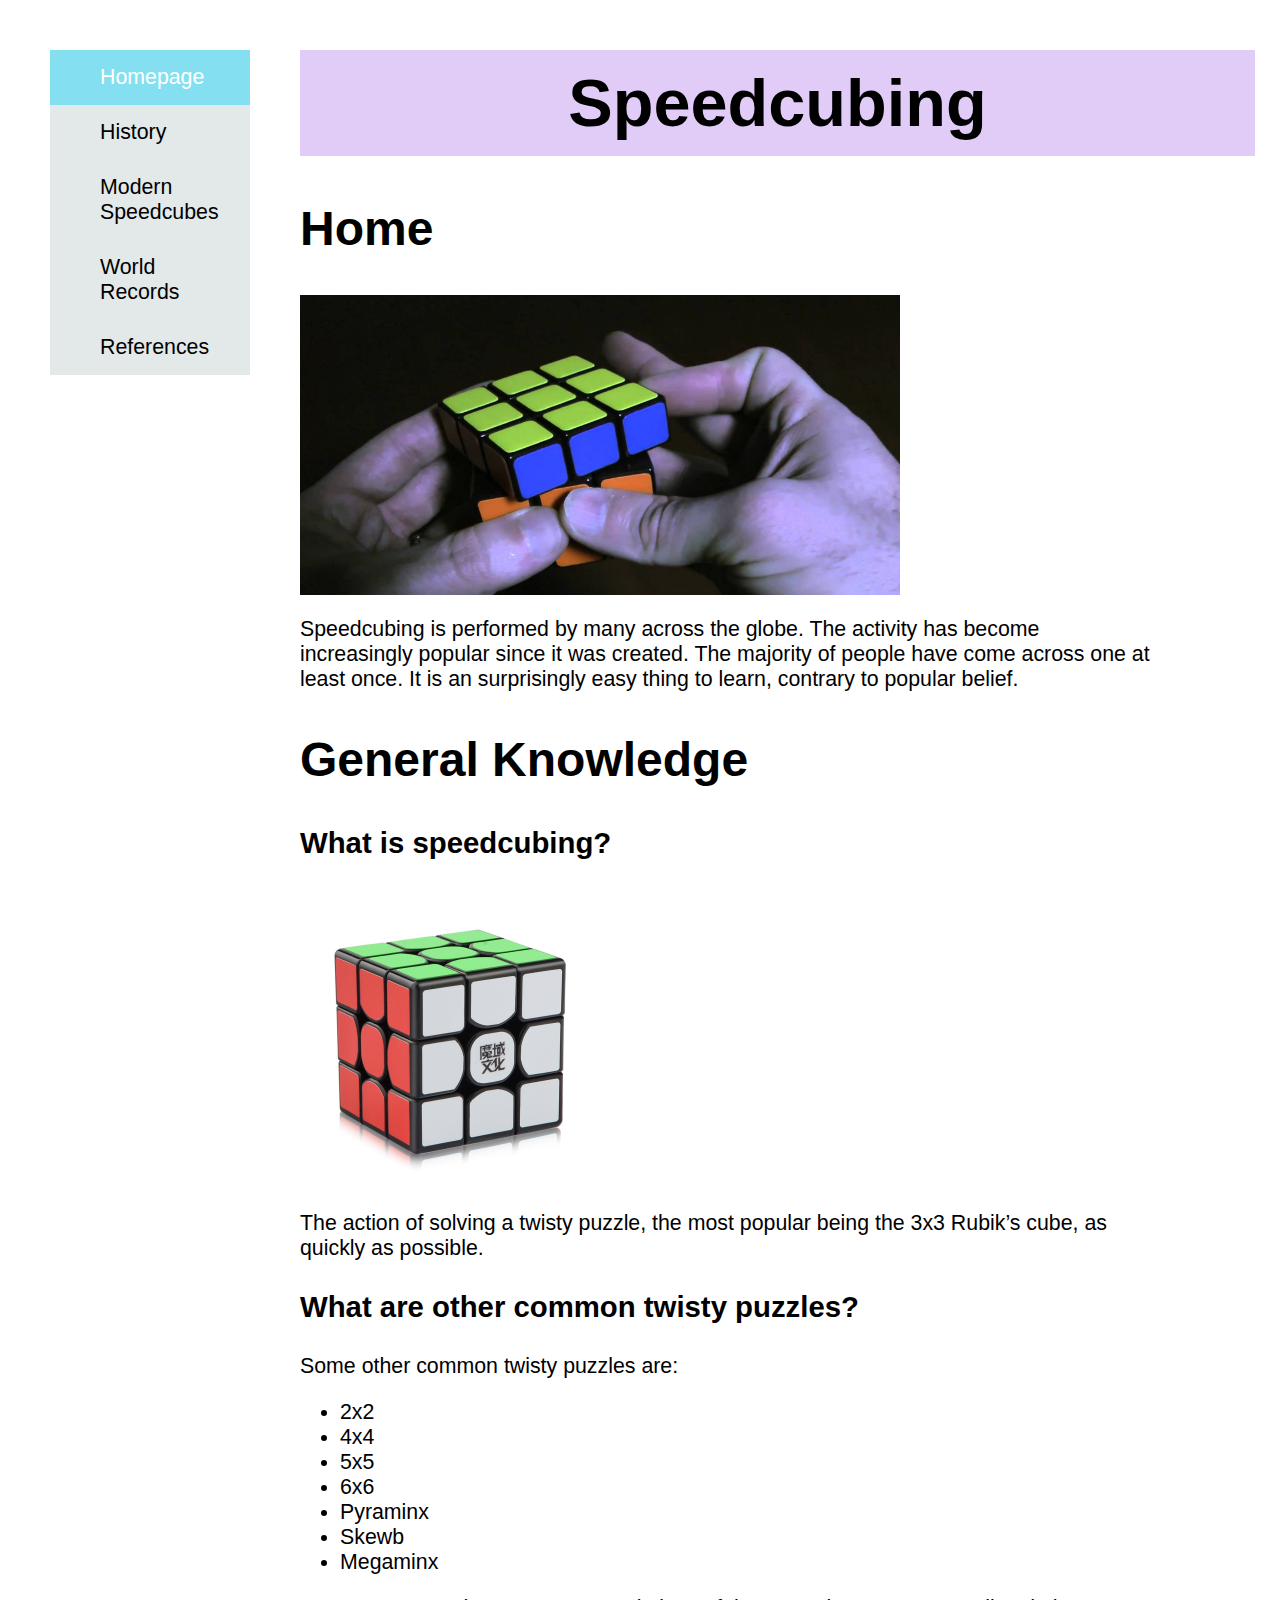
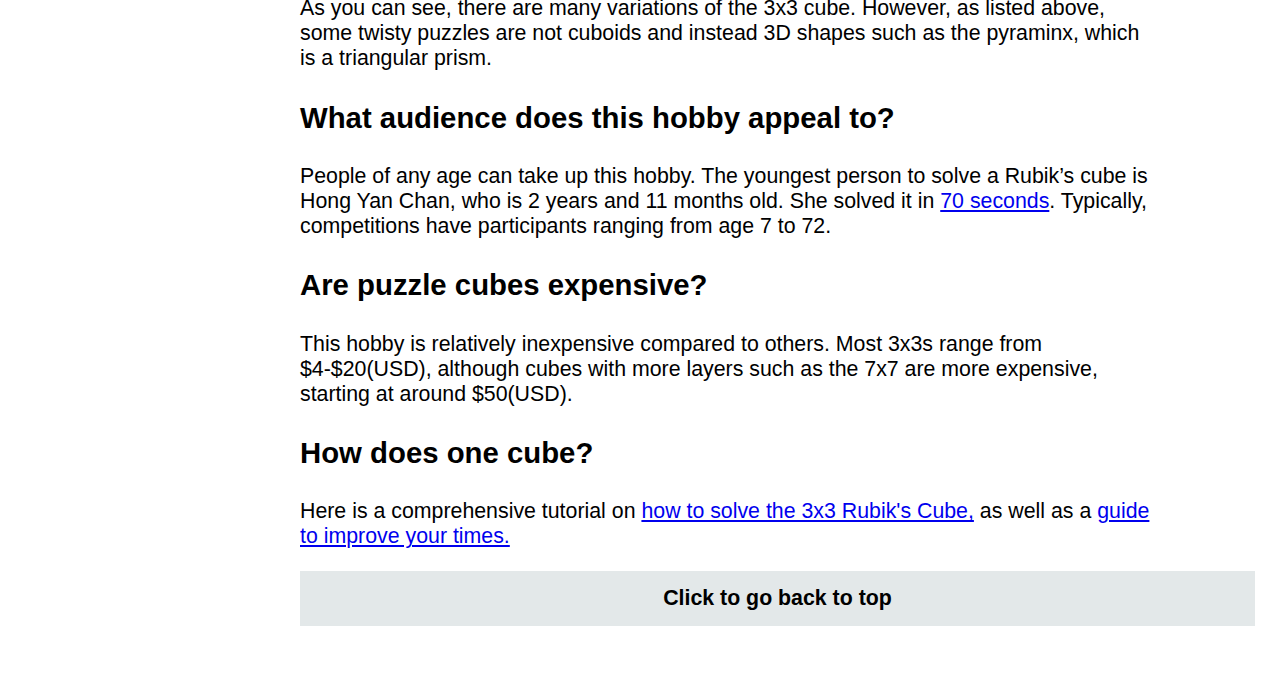
<file: index.html>
<!-- Comments are shown as this -->
<!DOCTYPE html>
<html lang="en">
	<head>
		<meta charset= "UTF-8">
		<title>The World of Speedcubing</title>
		<link href="website.css" rel="stylesheet" type="text/css">
	</head>
	<body class="background1">
		<ul class="navigation">
			<li><a href="index.html" class="active">Homepage</a></li>
			<li><a href="history.html" class="button">History</a></li>
			<li><a href="modern.html" class="button">Modern Speedcubes</a></li>
			<li><a href="records.html" class="button">World Records</a></li>
			<li><a href="references.html" class="button">References</a></li>
		</ul>
		<!-- Navigation between pages (internal links) -->
		<div class="margin">
		<h1 id="topic">Speedcubing</h1>
		<div class="box">
		<h2 class="heading">Home</h2>
		</div>
		<img class="img1" src="images/speedcubing.jpg" alt="image cannot be displayed at the moment.">
		<div class="box">
		<p class="text">Speedcubing is performed by many across the globe. The activity has become increasingly popular since it was created. The majority of people have come across one at least once. It is an surprisingly easy thing to learn, contrary to popular belief.</p>
		<h2 class="heading">General Knowledge</h2>
		<h3 class="question">What is speedcubing?</h3>
		</div>
		<img class="img2" src="images/moyucube.jpg" alt="image cannot be displayed at the moment.">
		<div class="box">
		<p class="text">The action of solving a twisty puzzle, the most popular being the 3x3 Rubik’s cube, as quickly as possible.</p>
		<h3 class="question">What are other common twisty puzzles?</h3>
		<p class="text">Some other common twisty puzzles are:</p>
		<ul>
			<li class="text">2x2</li>
			<li class="text">4x4</li>
			<li class="text">5x5</li>
			<li class="text">6x6</li>
			<li class="text">Pyraminx</li>
			<li class="text">Skewb</li>
			<li class="text">Megaminx</li>
		</ul>
		<p class="text">As you can see, there are many variations of the 3x3 cube. However, as listed above, some twisty puzzles are not cuboids and instead 3D shapes such as the pyraminx, which is a triangular prism.</p>
		<h3 class="question">What audience does this hobby appeal to?</h3>
		<p class="text">People of any age can take up this hobby. The youngest person to solve a Rubik’s cube is Hong Yan Chan, who is 2 years and 11 months old. She solved it in <a href="https://www.youtube.com/watch?v=Slzg2zIPVG8" target="_blank">70 seconds</a>. Typically, competitions have participants ranging from age 7 to 72.</p>
		<h3 class="question">Are puzzle cubes expensive?</h3>
		<p class="text">This hobby is relatively inexpensive compared to others. Most 3x3s range from $4-$20(USD), although cubes with more layers such as the 7x7 are more expensive, starting at around $50(USD).</p>
		<h3 class="question">How does one cube?</h3>
		<p class="text">Here is a comprehensive tutorial on <a href="https://www.youtube.com/playlist?list=PL5SqK_yRXHpAukyOo_V0yCGdnagrxLBEm" target="_blank">how to solve the 3x3 Rubik's Cube,</a> as well as a <a href="https://www.youtube.com/playlist?list=PL5SqK_yRXHpArHuEpF6w8Xloa6IgOZTyu" target="_blank">guide to improve your times.</a></p>
		</div>
		<p id="topbutton"><a href="index.html" id="top">Click to go back to top</a></p>
		</div>
	</body>
</html>
</file>
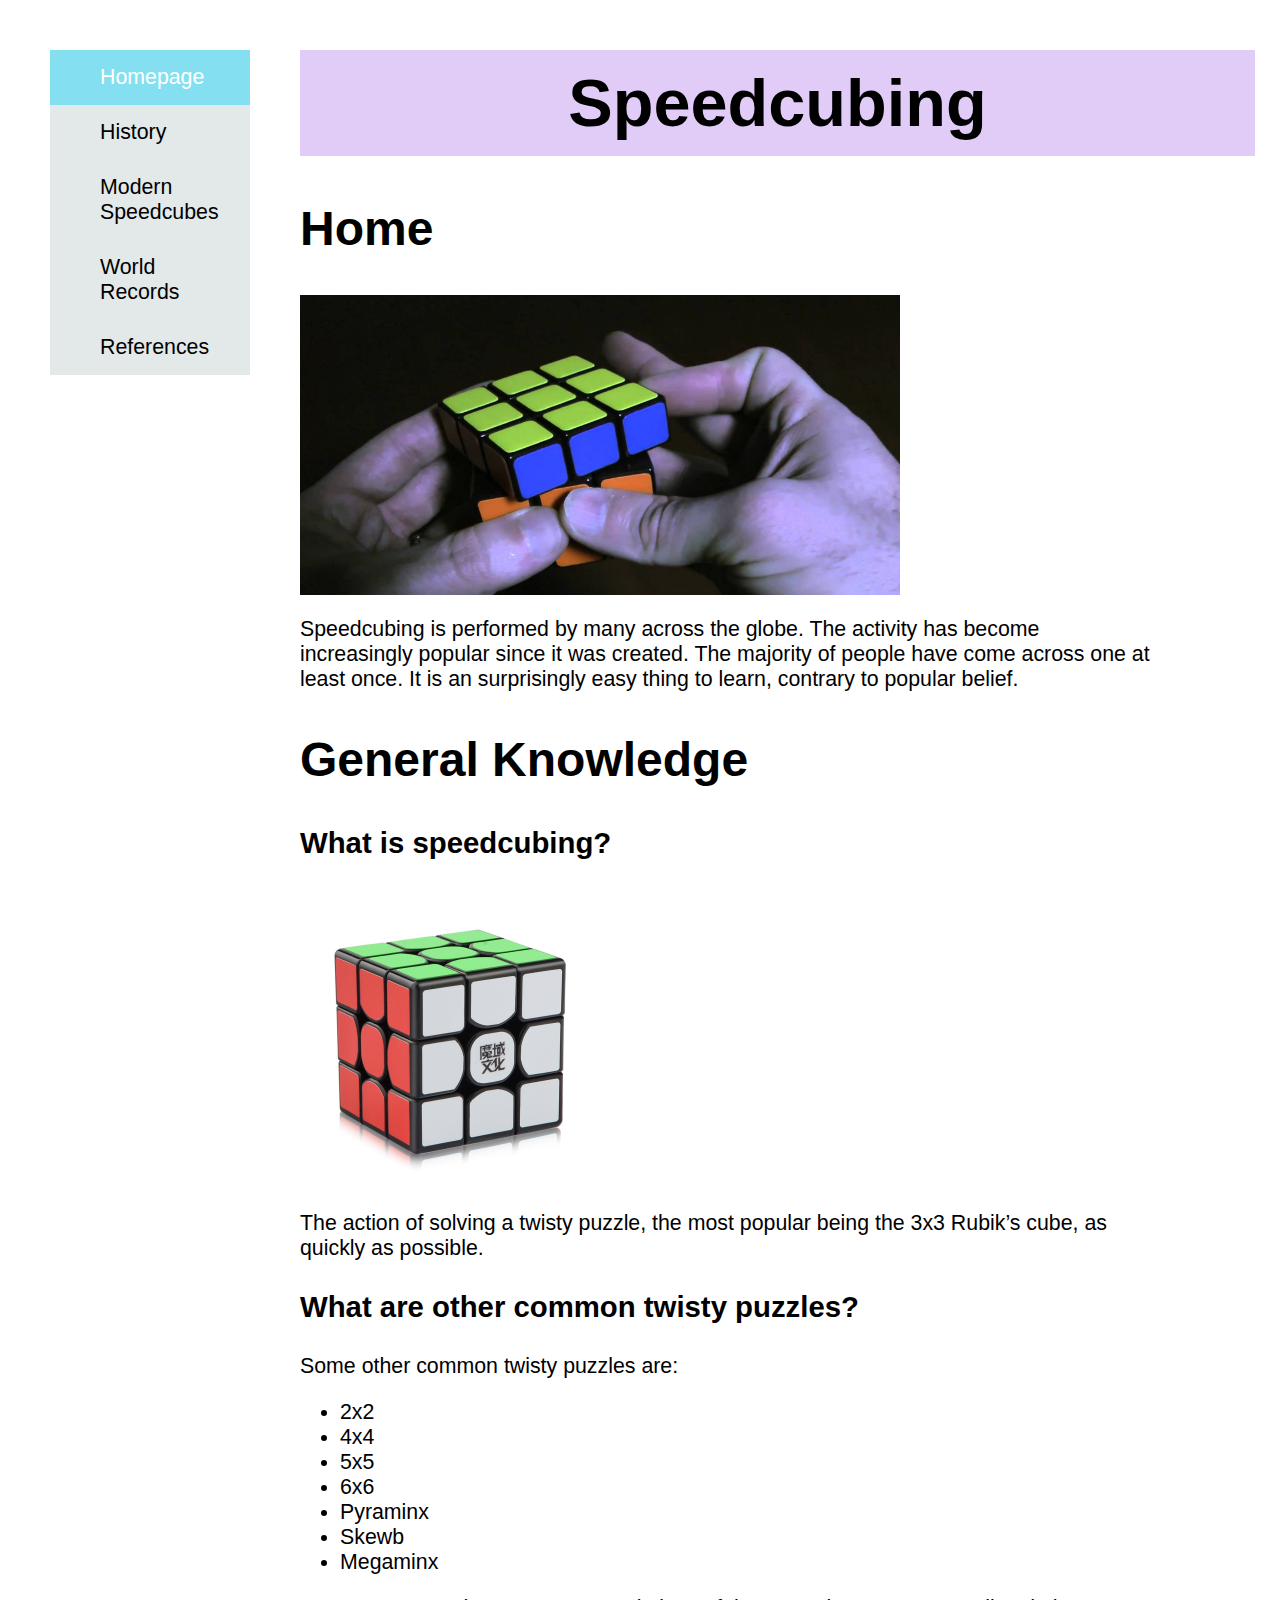
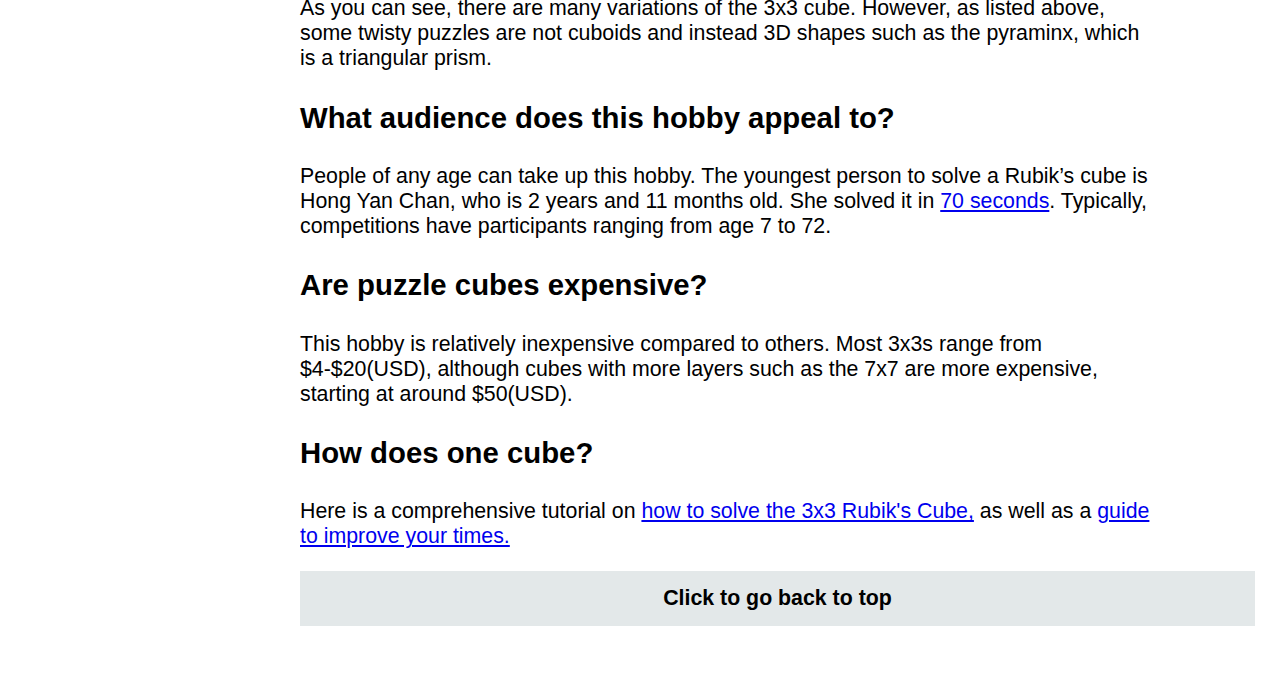
<file: Index.html>
<!-- Comments are shown as this -->
<!DOCTYPE html>
<html lang="en">
	<head>
		<meta charset= "UTF-8">
		<title>The World of Speedcubing</title>
		<link href="website.css" rel="stylesheet" type="text/css">
	</head>
	<body class="background1">
		<ul class="navigation">
			<li><a href="Index.html" class="active">Homepage</a></li>
			<li><a href="History.html" class="button">History</a></li>
			<li><a href="Modern.html" class="button">Modern Speedcubes</a></li>
			<li><a href="Records.html" class="button">World Records</a></li>
			<li><a href="References.html" class="button">References</a></li>
		</ul>
		<!-- Navigation between pages (internal links) -->
		<div class="margin">
		<h1 id="topic">Speedcubing</h1>
		<div class="box">
		<h2 class="heading">Home</h2>
		</div>
		<img class="img1" src="images/speedcubing.jpg" alt="image cannot be displayed at the moment.">
		<div class="box">
		<p class="text">Speedcubing is performed by many across the globe. The activity has become increasingly popular since it was created. The majority of people have come across one at least once. It is an surprisingly easy thing to learn, contrary to popular belief.</p>
		<h2 class="heading">General Knowledge</h2>
		<h3 class="question">What is speedcubing?</h3>
		</div>
		<img class="img2" src="images/moyucube.jpg" alt="image cannot be displayed at the moment.">
		<div class="box">
		<p class="text">The action of solving a twisty puzzle, the most popular being the 3x3 Rubik’s cube, as quickly as possible.</p>
		<h3 class="question">What are other common twisty puzzles?</h3>
		<p class="text">Some other common twisty puzzles are:</p>
		<ul>
			<li class="text">2x2</li>
			<li class="text">4x4</li>
			<li class="text">5x5</li>
			<li class="text">6x6</li>
			<li class="text">Pyraminx</li>
			<li class="text">Skewb</li>
			<li class="text">Megaminx</li>
		</ul>
		<p class="text">As you can see, there are many variations of the 3x3 cube. However, as listed above, some twisty puzzles are not cuboids and instead 3D shapes such as the pyraminx, which is a triangular prism.</p>
		<h3 class="question">What audience does this hobby appeal to?</h3>
		<p class="text">People of any age can take up this hobby. The youngest person to solve a Rubik’s cube is Hong Yan Chan, who is 2 years and 11 months old. She solved it in <a href="https://www.youtube.com/watch?v=Slzg2zIPVG8" target="_blank">70 seconds</a>. Typically, competitions have participants ranging from age 7 to 72.</p>
		<h3 class="question">Are puzzle cubes expensive?</h3>
		<p class="text">This hobby is relatively inexpensive compared to others. Most 3x3s range from $4-$20(USD), although cubes with more layers such as the 7x7 are more expensive, starting at around $50(USD).</p>
		<h3 class="question">How does one cube?</h3>
		<p class="text">Here is a comprehensive tutorial on <a href="https://www.youtube.com/playlist?list=PL5SqK_yRXHpAukyOo_V0yCGdnagrxLBEm" target="_blank">how to solve the 3x3 Rubik's Cube,</a> as well as a <a href="https://www.youtube.com/playlist?list=PL5SqK_yRXHpArHuEpF6w8Xloa6IgOZTyu" target="_blank">guide to improve your times.</a></p>
		</div>
		<p id="topbutton"><a href="Homepage.html" id="top">Click to go back to top</a></p>
		</div>
	</body>
</html>
</file>
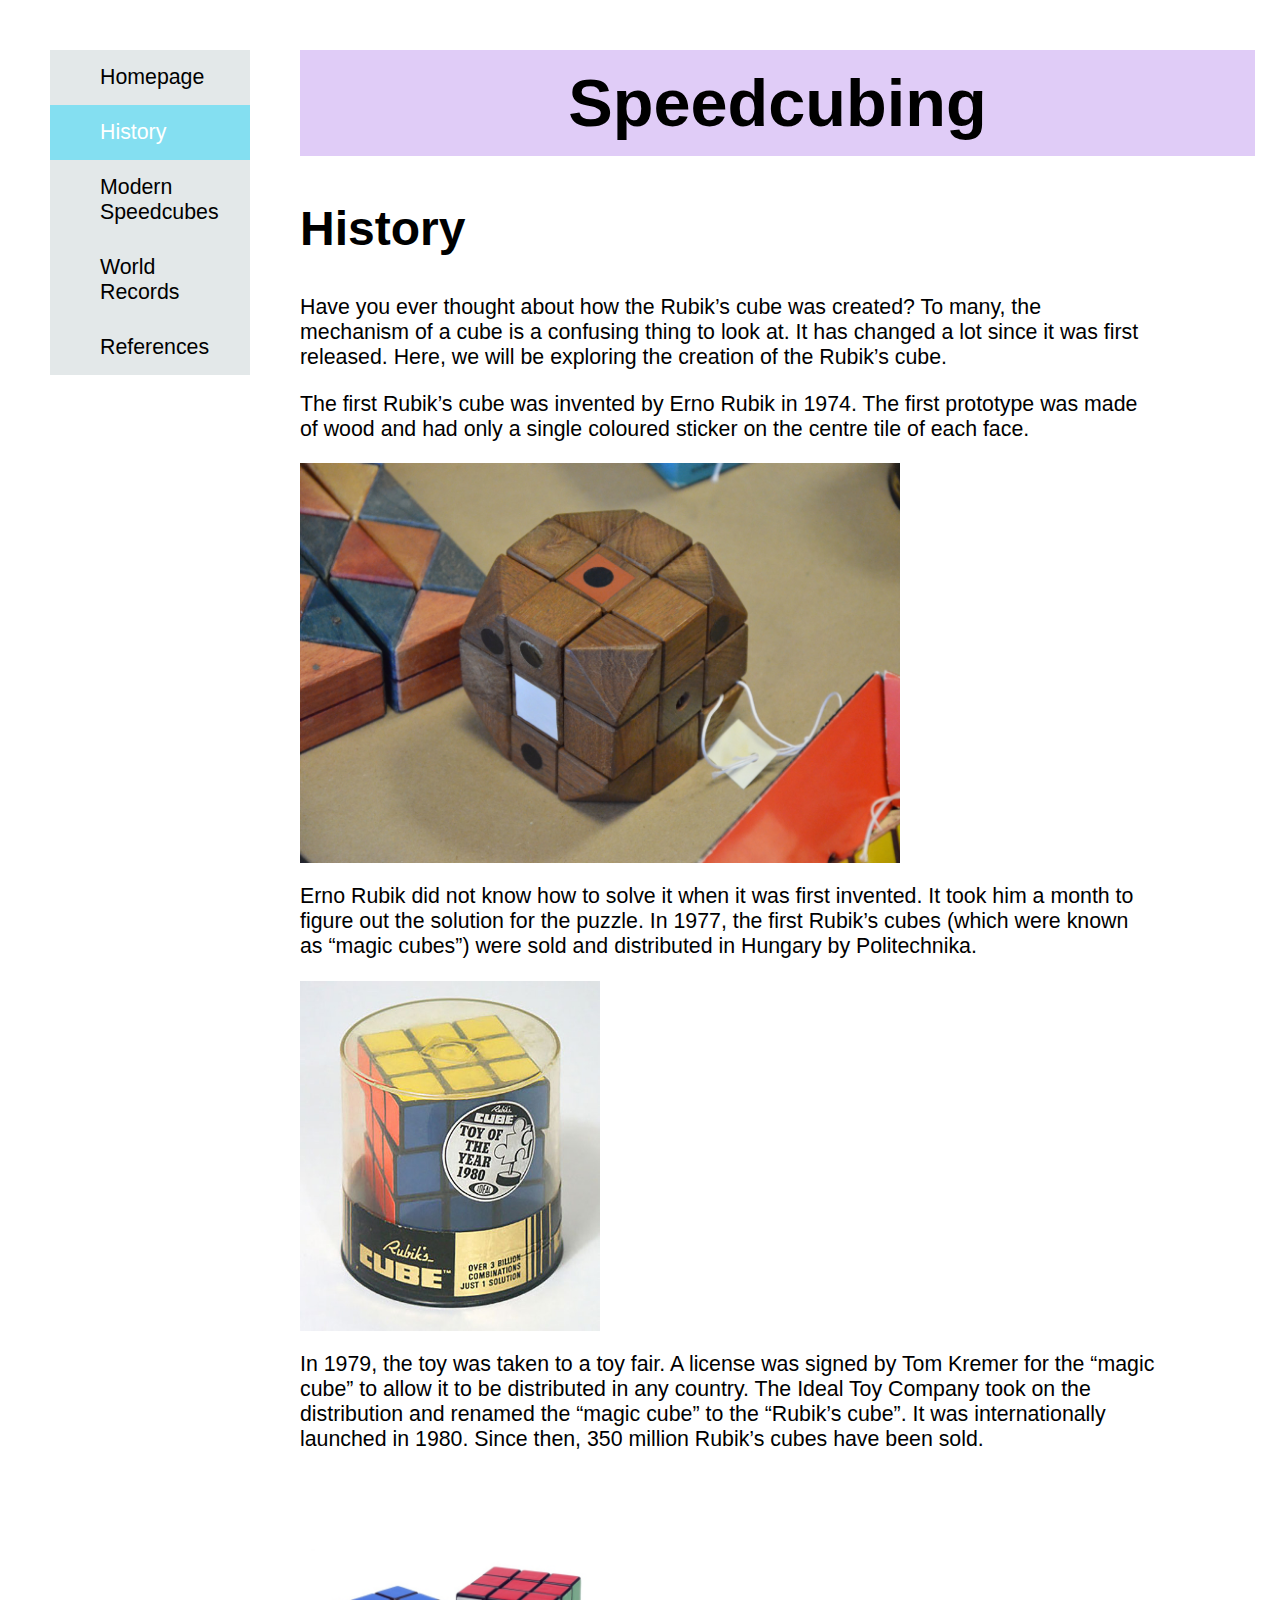
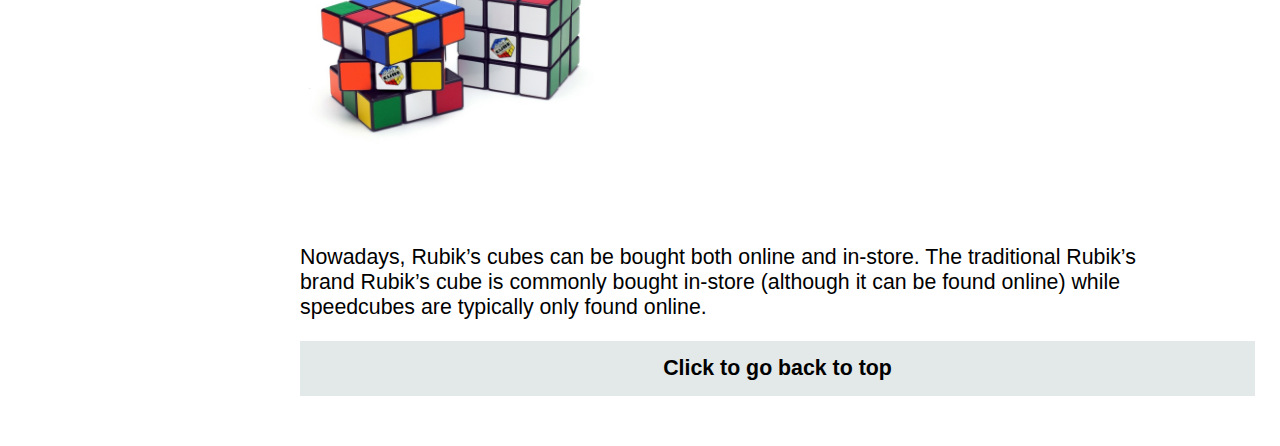
<file: history.html>
<!-- Comments are shown as this -->
<!DOCTYPE html>
<html lang="en">
	<head>
		<meta charset= "UTF-8">
		<title>The World of Speedcubing</title>
		<link href="website.css" rel="stylesheet" type="text/css">
	</head>
	<body class="background1">
		<ul class="navigation">
			<li><a href="index.html" class="button">Homepage</a></li>
			<li><a href="history.html" class="active">History</a></li>
			<li><a href="modern.html" class="button">Modern Speedcubes</a></li>
			<li><a href="records.html" class="button">World Records</a></li>
			<li><a href="references.html" class="button">References</a></li>
		</ul>
		<!-- Navigation between pages (internal links) -->
		<div class="margin">
		<h1 id="topic">Speedcubing</h1>
		<div class="box">
		<h2 class="heading">History</h2>
		<p class="text">Have you ever thought about how the Rubik’s cube was created? To many, the mechanism of a cube is a confusing thing to look at. It has changed a lot since it was first released. Here, we will be exploring the creation of the Rubik’s cube.</p>
		<p class="text">The first Rubik’s cube was invented by Erno Rubik in 1974. The first prototype was made of wood and had only a single coloured sticker on the centre tile of each face.</p>
		<img class="img3" src="images/ernorubik.jpg" alt="This image cannot be displayed at the moment.">
		<p class="text">Erno Rubik did not know how to solve it when it was first invented. It took him a month to figure out the solution for the puzzle. In 1977, the first Rubik’s cubes (which were known as &ldquo;magic cubes&rdquo;) were sold and distributed in Hungary by Politechnika.</p>
		<img class="img4" src="images/firstcube.jpg" alt="This image cannot be displayed at the moment.">
		<p class="text">In 1979, the toy was taken to a toy fair. A license was signed by Tom Kremer for the &ldquo;magic cube&rdquo; to allow it to be distributed in any country. The Ideal Toy Company took on the distribution and renamed the &ldquo;magic cube&rdquo; to the &ldquo;Rubik’s cube&rdquo;. It was internationally launched in 1980. Since then, 350 million Rubik’s cubes have been sold.</p>
		<img class="img4" src="images/rubikscube.jpg" alt="This image cannot be displayed at the moment.">
		<p class="text">Nowadays, Rubik’s cubes can be bought both online and in-store. The traditional Rubik’s brand Rubik’s cube is commonly bought in-store (although it can be found online) while speedcubes are typically only found online.</p>
		</div>
		<p id="topbutton"><a href="history.html" id="top">Click to go back to top</a></p>
		</div>
	</body>
</html>
</file>
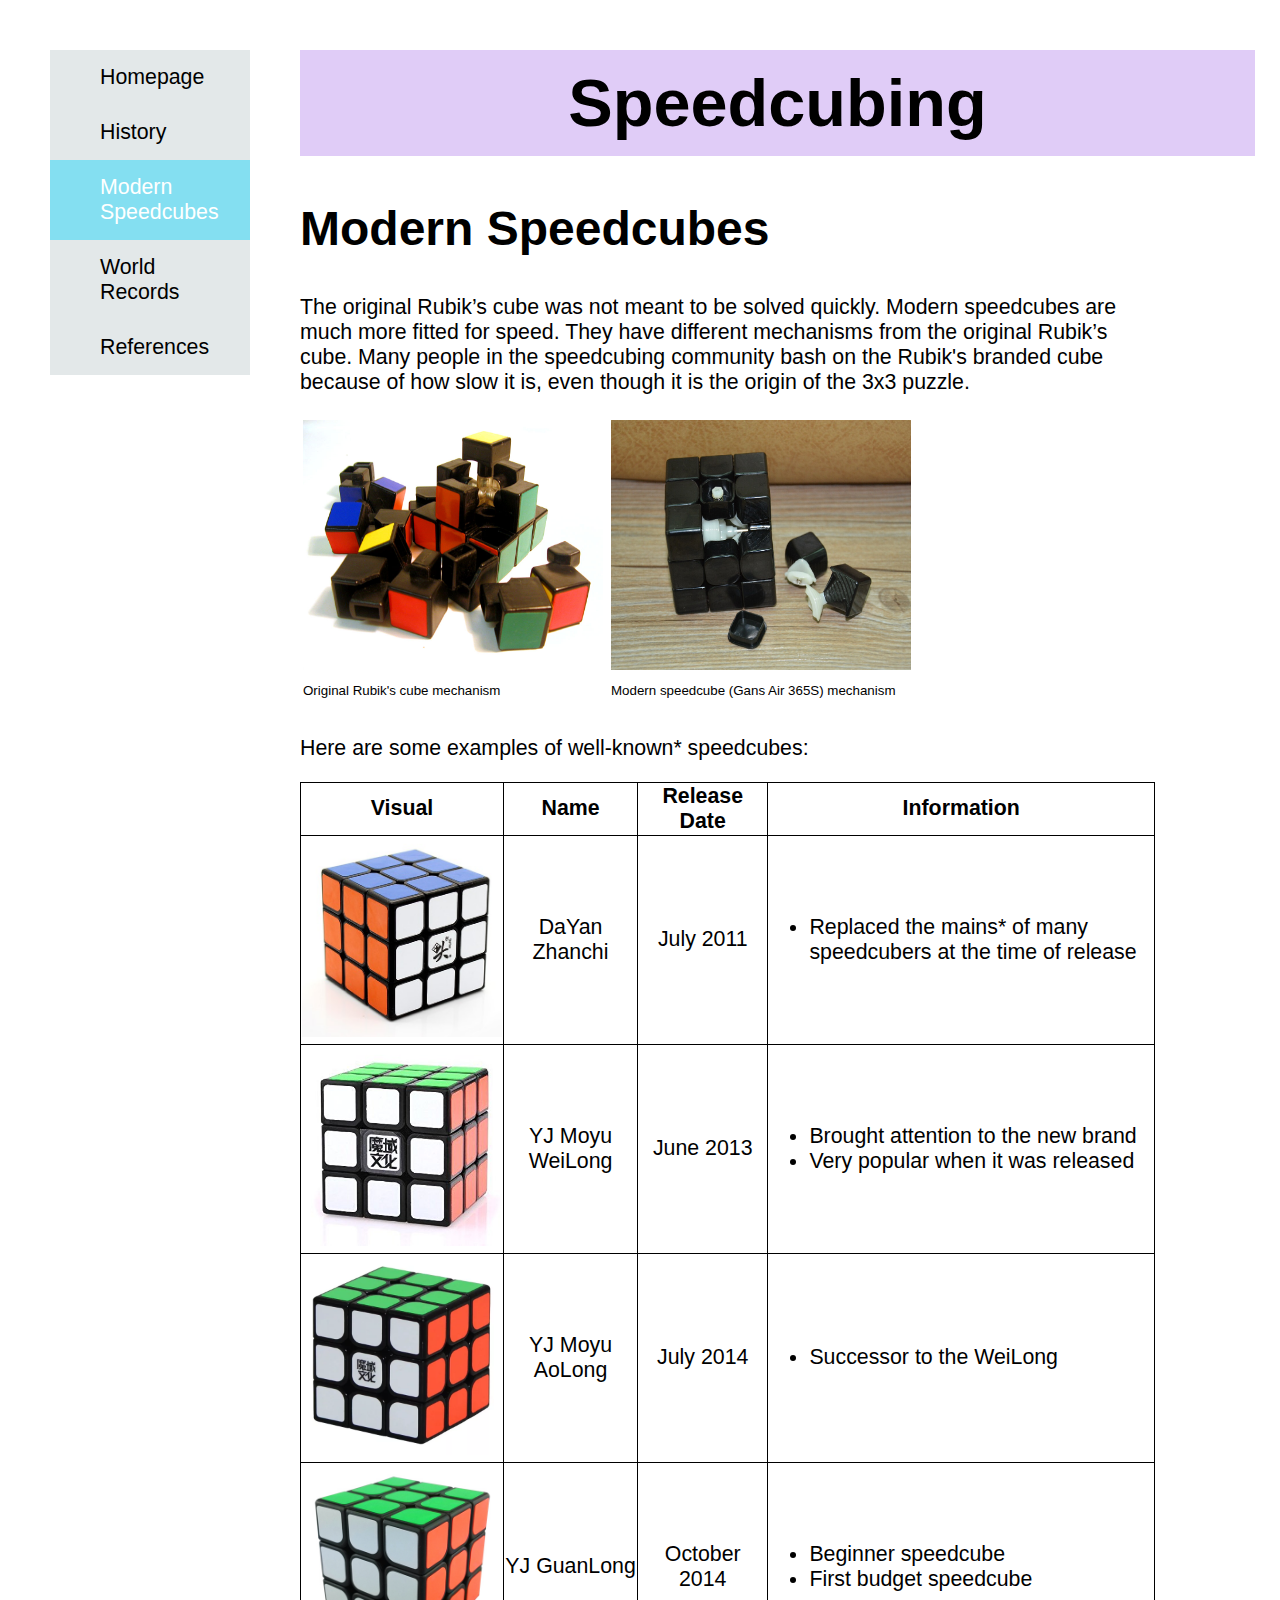
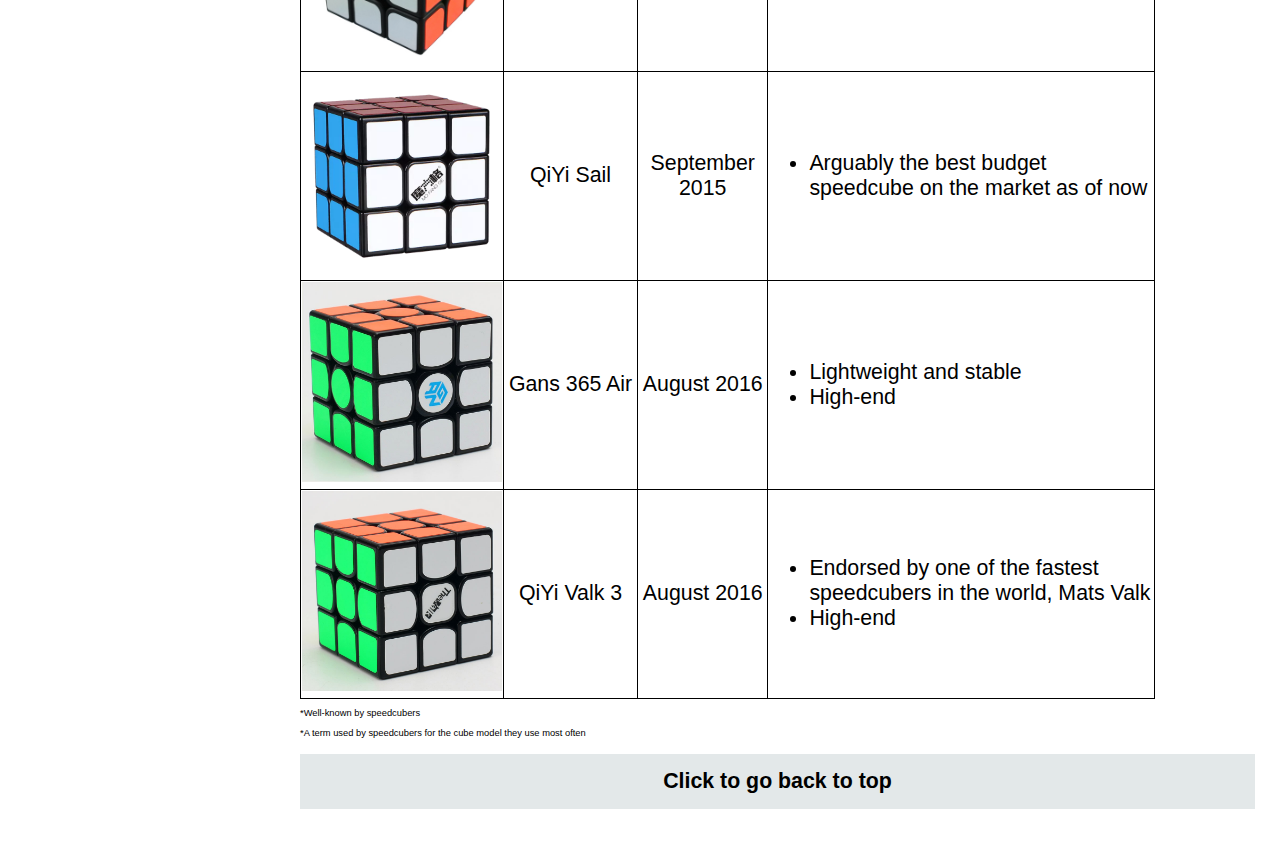
<file: modern.html>
<!-- Comments are shown as this -->
<!DOCTYPE html>
<html lang="en">
	<head>
		<meta charset= "UTF-8">
		<title>The World of Speedcubing</title>
		<link href="website.css" rel="stylesheet" type="text/css">
	</head>
	<body class="background1">
		<ul class="navigation">
			<li><a href="index.html" class="button">Homepage</a></li>
			<li><a href="history.html" class="button">History</a></li>
			<li><a href="modern.html" class="active">Modern Speedcubes</a></li>
			<li><a href="records.html" class="button">World Records</a></li>
			<li><a href="references.html" class="button">References</a></li>
		</ul>
		<!-- Navigation between pages (internal links) -->
		<div class="margin">
		<h1 id="topic">Speedcubing</h1>
		<h2 class="heading">Modern Speedcubes</h2>
		<div class="box">
		<p class="text">The original Rubik’s cube was not meant to be solved quickly. Modern speedcubes are much more fitted for speed. They have different mechanisms from the original Rubik’s cube. Many people in the speedcubing community bash on the Rubik's branded cube because of how slow it is, even though it is the origin of the 3x3 puzzle.<p>
		</div>
		<table>
			<tr>
				<td><img class="img5" src="images/ogcube.jpg" alt="This image cannot be displayed at the moment."><p class="imgdesc">Original Rubik's cube mechanism</p><td>
				<td><img class="img5" src="images/gans365s.jpg" alt="This image cannot be displayed at the moment."><p class="imgdesc">Modern speedcube (Gans Air 365S) mechanism</p><td>
			</tr>
		</table>
		<div class="box">
		<p class="text">Here are some examples of well-known* speedcubes:</p>
		</div>
		<table class="table">
			<tr class="table">
				<th class="table1">Visual</th>
				<th class="table2">Name</th>
				<th class="table3">Release Date</th>
				<th class="table4">Information</th>
			</tr>
			<tr class="table">
				<td class="table1"><img class="img6" src="images/zhanchi.jpg" alt="This image cannot be displayed at the moment."></td>
				<td class="table2">DaYan Zhanchi</td>
				<td class="table3">July 2011</td>
				<td class="table4">
				<ul>
					<li>Replaced the mains* of many speedcubers at the time of release</li>
				</ul>
				</td>
			</tr>
			<tr>
				<td class="table1"><img class="img6" src="images/weilong.jpg" alt="This image cannot be displayed at the moment."></td>
				<td class="table2">YJ Moyu WeiLong</td>
				<td class="table3">June 2013</td>
				<td class="table4">
				<ul>
					<li>Brought attention to the new brand</li>
					<li>Very popular when it was released</li>
				</ul>
				</td>
			</tr>
			<tr>
				<td class="table1"><img class="img6" src="images/aolong.jpg" alt="This image cannot be displayed at the moment."></td>
				<td class="table2">YJ Moyu AoLong</td>
				<td class="table3">July 2014</td>
				<td class="table4">
				<ul>
					<li>Successor to the WeiLong</li>
				</ul>
				</td>
			</tr>
			<tr>
				<td class="table1"><img class="img6" src="images/guanlong.jpg" alt="This image cannot be displayed at the moment."></td>
				<td class="table2">YJ GuanLong</td>
				<td class="table3">October 2014</td>
				<td class="table4">
				<ul>
					<li>Beginner speedcube</li>
					<li>First budget speedcube</li>
				</ul>
				</td>
			</tr>
			<tr>
				<td class="table1"><img class="img6" src="images/sail.jpg" alt="This image cannot be displayed at the moment."></td>
				<td class="table2">QiYi Sail</td>
				<td class="table3">September 2015</td>
				<td class="table4">
				<ul>
					<li>Arguably the best budget speedcube on the market as of now</li>
				</ul>
				</td>
			</tr>
			<tr>
				<td class="table1"><img class="img6" src="images/365air.jpg" alt="This image cannot be displayed at the moment."></td>
				<td class="table2">Gans 365 Air</td>
				<td class="table3">August 2016</td>
				<td class="table4">
				<ul>
					<li>Lightweight and stable</li>
					<li>High-end</li>
				</ul>
				</td>
			</tr>
			<tr>
				<td class="table1"><img class="img6" src="images/valk3.jpg" alt="This image cannot be displayed at the moment."></td>
				<td class="table2">QiYi Valk 3</td>
				<td class="table3">August 2016</td>
				<td class="table4">
				<ul>
					<li>Endorsed by one of the fastest speedcubers in the world, Mats Valk</li>
					<li>High-end</li>
				</ul>
				</td>
			</tr>
		</table>
		<div class="box">
		<p class="note">*Well-known by speedcubers</p>
		<p class="note">*A term used by speedcubers for the cube model they use most often</p>
		</div>
		<p id="topbutton"><a href="modern.html" id="top">Click to go back to top</a></p>
		</div>
	</body>
</html>
</file>
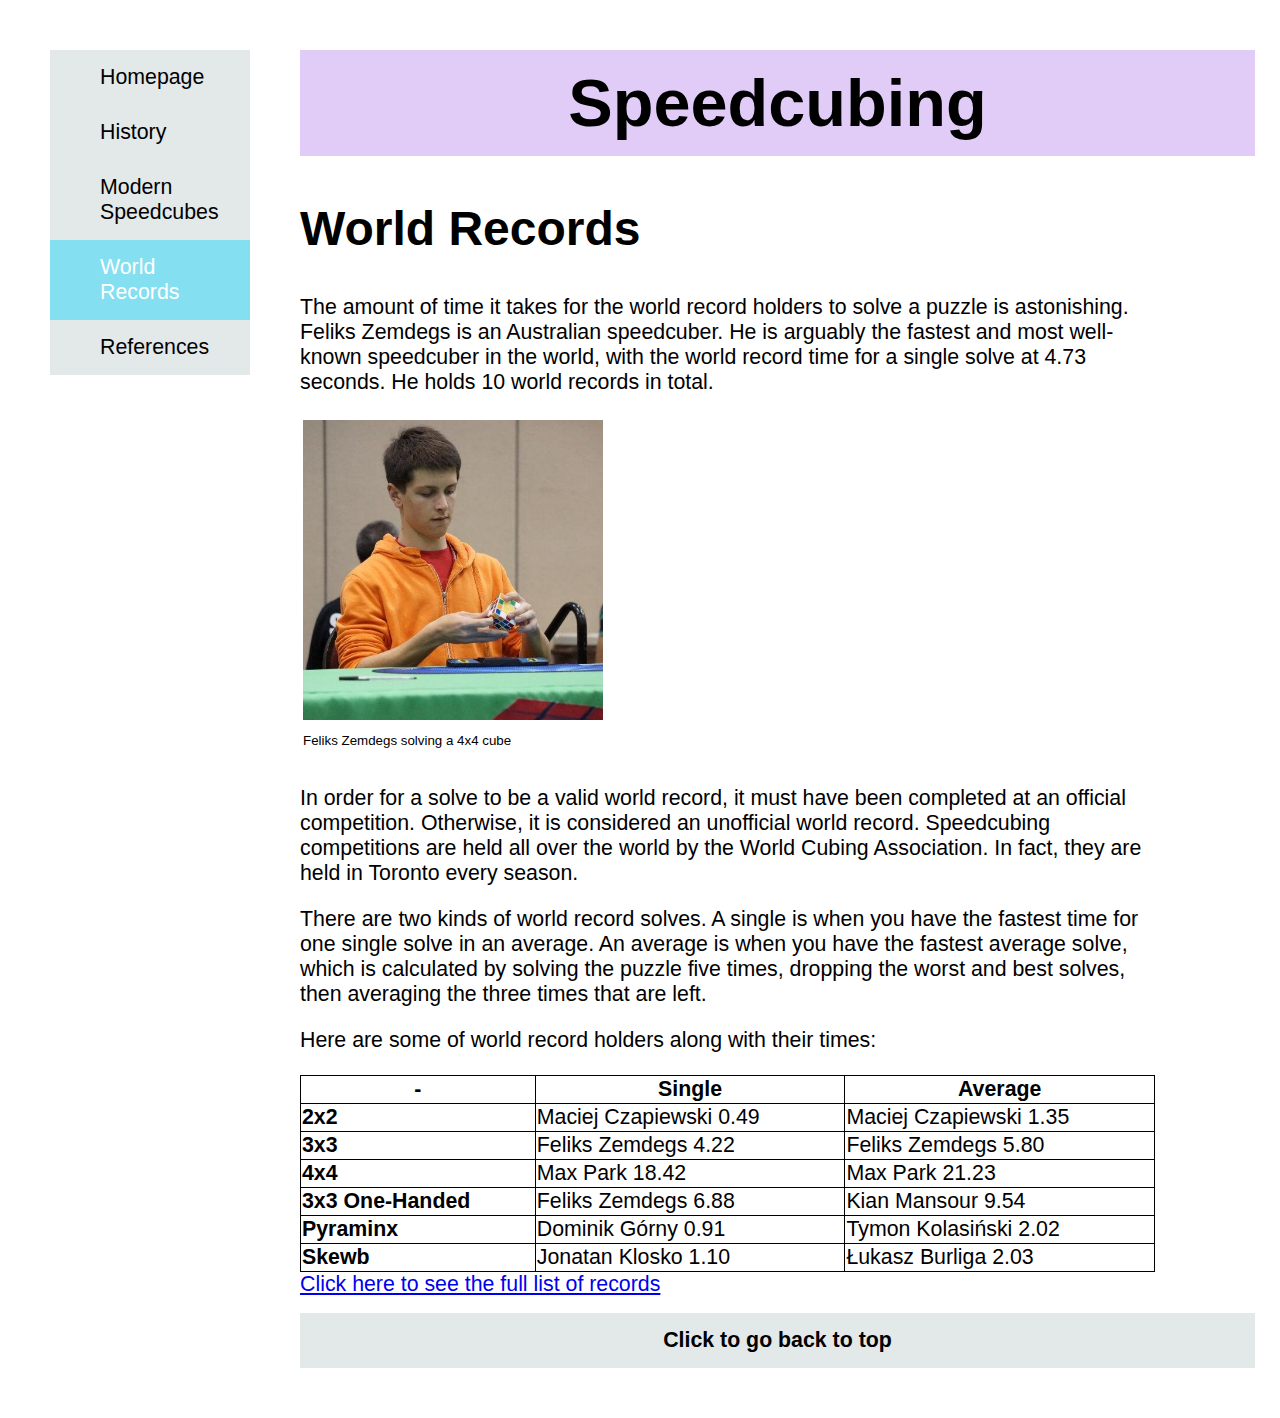
<file: records.html>
<!-- Comments are shown as this -->
<!DOCTYPE html>
<html lang="en">
	<head>
		<meta charset= "UTF-8">
		<title>The World of Speedcubing</title>
		<link href="website.css" rel="stylesheet" type="text/css">
	</head>
	<body class="background1">
		<ul class="navigation">
			<li><a href="index.html" class="button">Homepage</a></li>
			<li><a href="history.html" class="button">History</a></li>
			<li><a href="modern.html" class="button">Modern Speedcubes</a></li>
			<li><a href="records.html" class="active">World Records</a></li>
			<li><a href="references.html" class="button">References</a></li>
		</ul>
		<!-- Navigation between pages (internal links) -->
		<div class="margin">
		<h1 id="topic">Speedcubing</h1>
		<div class="box">
		<h2 class="heading">World Records</h2>
		<p class="text">The amount of time it takes for the world record holders to solve a puzzle is astonishing. Feliks Zemdegs is an Australian speedcuber. He is arguably the fastest and most well-known speedcuber in the world, with the world record time for a single solve at 4.73 seconds. He holds 10 world records in total.</p>
		<table>
			<tr>
				<td><img class="img2" src="images/feliks.jpeg" alt="This image cannot be displayed at the moment."><p class="imgdesc">Feliks Zemdegs solving a 4x4 cube</p></td>
			</tr>
		</table>
		<p class="text">In order for a solve to be a valid world record, it must have been completed at an official competition. Otherwise, it is considered an unofficial world record. Speedcubing competitions are held all over the world by the World Cubing Association. In fact, they are held in Toronto every season.</p>
		<p class="text">There are two kinds of world record solves. A single is when you have the fastest time for one single solve in an average. An average is when you have the fastest average solve, which is calculated by solving the puzzle five times, dropping the worst and best solves, then averaging the three times that are left.</p>
		<p class="text">Here are some of world record holders along with their times:</p>
		<table class="table">
			<tr class="table">
				<th class="column1">-</th>
				<th class="column2">Single</th>
				<th class="column3">Average</th>
			</tr>
			<tr class="table">	
				<td class="column1">2x2</td>
				<td class="column2">Maciej Czapiewski 0.49</td>
				<td class="column3">Maciej Czapiewski 1.35</td>
			</tr>
			<tr class="table">
				<td class="column1">3x3</td>
				<td class="column2">Feliks Zemdegs 4.22</td>
				<td class="column3">Feliks Zemdegs 5.80</td>
			</tr>
			<tr class="table">	
				<td class="column1">4x4</td>
				<td class="column2">Max Park 18.42</td>
				<td class="column3">Max Park 21.23</td>
			</tr>
			<tr class="table">	
				<td class="column1">3x3 One-Handed</td>
				<td class="column2">Feliks Zemdegs 6.88</td>
				<td class="column3">Kian Mansour 9.54</td>
			</tr>
			<tr class="table">	
				<td class="column1">Pyraminx</td>
				<td class="column2">Dominik Górny 0.91</td>
				<td class="column3">Tymon Kolasiński 2.02</td>
			</tr>
			<tr class="table">	
				<td class="column1">Skewb</td>
				<td class="column2">Jonatan Klosko 1.10</td>
				<td class="column3">Łukasz Burliga 2.03</td>
			</tr>
		</table>
		<a class="text" href="https://www.worldcubeassociation.org/results/regions.php">Click here to see the full list of records</a>
		</div>
		<p id="topbutton"><a href="records.html" id="top">Click to go back to top</a></p>
		</div>
	</body>
</html>
</file>
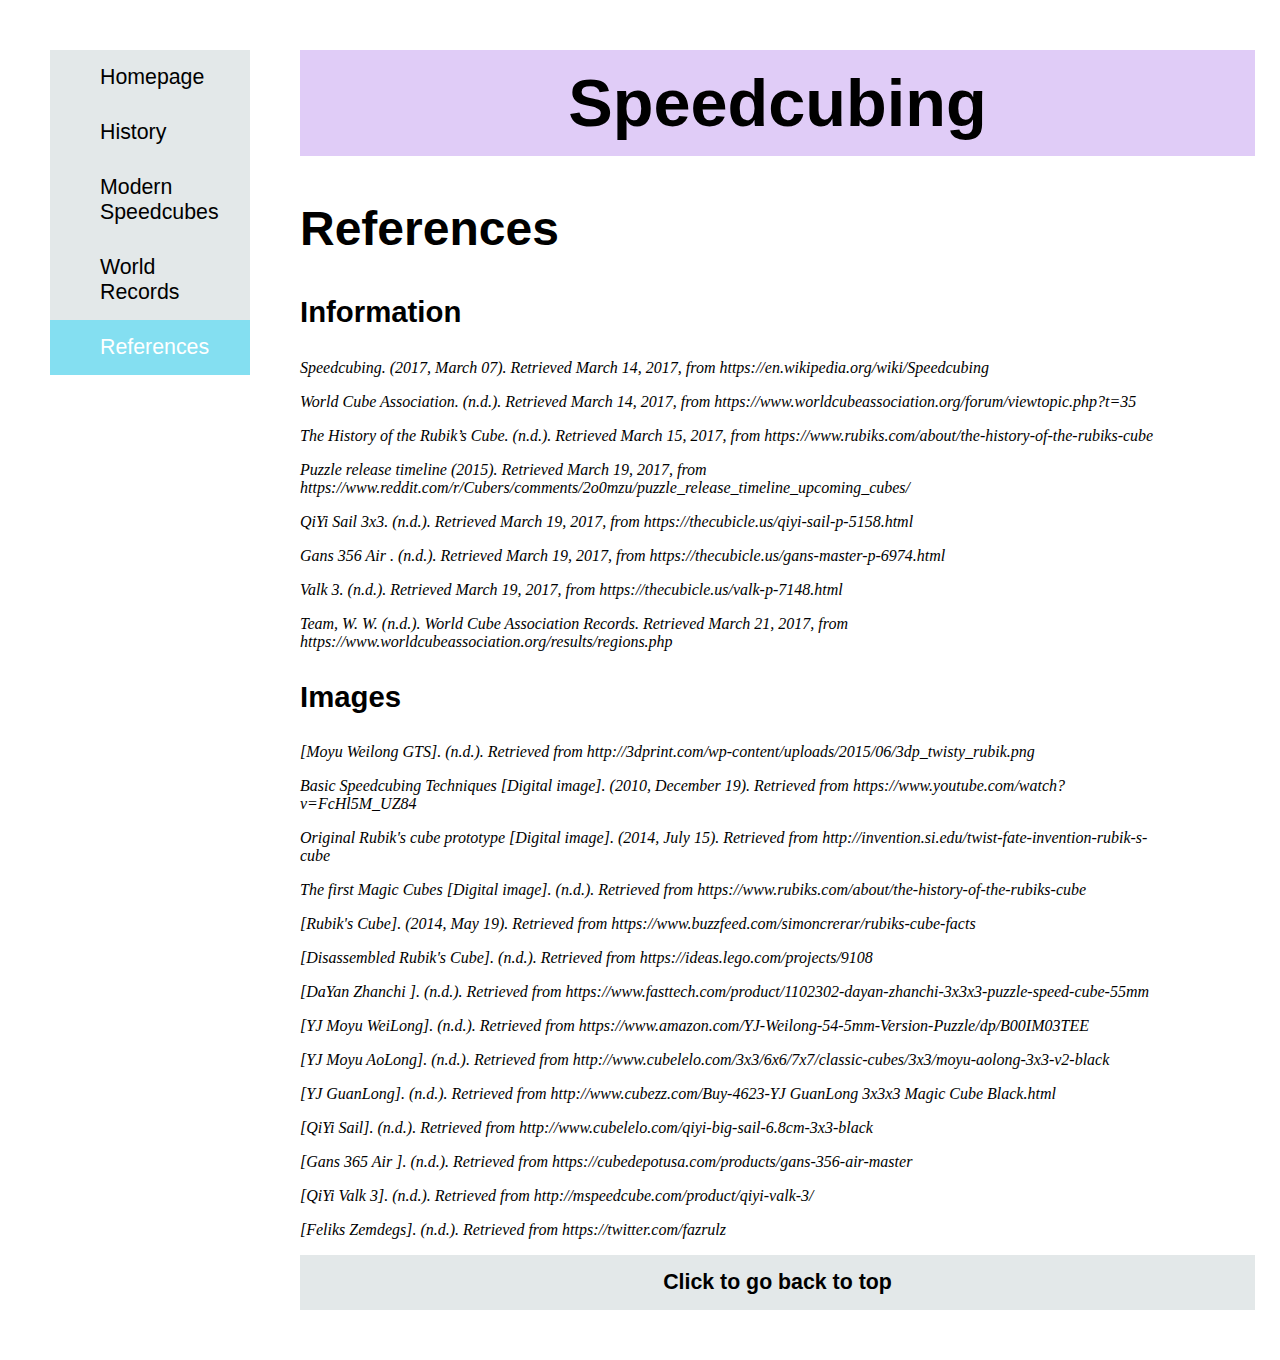
<file: references.html>
<!-- Comments are shown as this -->
<!DOCTYPE html>
<html lang="en">
	<head>
		<meta charset= "UTF-8">
		<title>The World of Speedcubing</title>
		<link href="website.css" rel="stylesheet" type="text/css">
	</head>
	<body class="background1">
		<ul class="navigation">
			<li><a href="index.html" class="button">Homepage</a></li>
			<li><a href="history.html" class="button">History</a></li>
			<li><a href="modern.html" class="button">Modern Speedcubes</a></li>
			<li><a href="records.html" class="button">World Records</a></li>
			<li><a href="references.html" class="active">References</a></li>
		</ul>
		<!-- Navigation between pages (internal links) -->
		<div class="margin">
		<h1 id="topic">Speedcubing</h1>
		<div class="box">
		<h2 class="heading">References</h2>
		<h3 class="question">Information</h3>
		<p class="ref">Speedcubing. (2017, March 07). Retrieved March 14, 2017, from https://en.wikipedia.org/wiki/Speedcubing</p> 
		<p class="ref">World Cube Association. (n.d.). Retrieved March 14, 2017, from https://www.worldcubeassociation.org/forum/viewtopic.php?t=35</p>
		<p class="ref">The History of the Rubik’s Cube. (n.d.). Retrieved March 15, 2017, from https://www.rubiks.com/about/the-history-of-the-rubiks-cube</p>
		<p class="ref">Puzzle release timeline (2015). Retrieved March 19, 2017, from https://www.reddit.com/r/Cubers/comments/2o0mzu/puzzle_release_timeline_upcoming_cubes/ </p>
		<p class="ref">QiYi Sail 3x3. (n.d.). Retrieved March 19, 2017, from https://thecubicle.us/qiyi-sail-p-5158.html</p>
		<p class="ref">Gans 356 Air . (n.d.). Retrieved March 19, 2017, from https://thecubicle.us/gans-master-p-6974.html</p>
		<p class="ref">Valk 3. (n.d.). Retrieved March 19, 2017, from https://thecubicle.us/valk-p-7148.html</p>
		<p class="ref">Team, W. W. (n.d.). World Cube Association Records. Retrieved March 21, 2017, from https://www.worldcubeassociation.org/results/regions.php</p>
		<h3 class="question">Images</h3>
		<p class="ref">[Moyu Weilong GTS]. (n.d.). Retrieved from http://3dprint.com/wp-content/uploads/2015/06/3dp_twisty_rubik.png</p>
		<p class="ref">Basic Speedcubing Techniques [Digital image]. (2010, December 19). Retrieved from https://www.youtube.com/watch?v=FcHl5M_UZ84</p>
		<p class="ref">Original Rubik's cube prototype [Digital image]. (2014, July 15). Retrieved from http://invention.si.edu/twist-fate-invention-rubik-s-cube</p>
		<p class="ref">The first Magic Cubes [Digital image]. (n.d.). Retrieved from https://www.rubiks.com/about/the-history-of-the-rubiks-cube</p>
		<p class="ref">[Rubik's Cube]. (2014, May 19). Retrieved from https://www.buzzfeed.com/simoncrerar/rubiks-cube-facts</p>
		<p class="ref">[Disassembled Rubik's Cube]. (n.d.). Retrieved from https://ideas.lego.com/projects/9108</p>
		<p class="ref">[DaYan Zhanchi ]. (n.d.). Retrieved from https://www.fasttech.com/product/1102302-dayan-zhanchi-3x3x3-puzzle-speed-cube-55mm</p>
		<p class="ref">[YJ Moyu WeiLong]. (n.d.). Retrieved from https://www.amazon.com/YJ-Weilong-54-5mm-Version-Puzzle/dp/B00IM03TEE</p>
		<p class="ref">[YJ Moyu AoLong]. (n.d.). Retrieved from http://www.cubelelo.com/3x3/6x6/7x7/classic-cubes/3x3/moyu-aolong-3x3-v2-black</p>
		<p class="ref">[YJ GuanLong]. (n.d.). Retrieved from http://www.cubezz.com/Buy-4623-YJ GuanLong 3x3x3 Magic Cube Black.html</p>
		<p class="ref">[QiYi Sail]. (n.d.). Retrieved from http://www.cubelelo.com/qiyi-big-sail-6.8cm-3x3-black</p>
		<p class="ref">[Gans 365 Air ]. (n.d.). Retrieved from https://cubedepotusa.com/products/gans-356-air-master</p>
		<p class="ref">[QiYi Valk 3]. (n.d.). Retrieved from http://mspeedcube.com/product/qiyi-valk-3/</p>
		<p class="ref">[Feliks Zemdegs]. (n.d.). Retrieved from https://twitter.com/fazrulz</p>
		<p class="ref"></p>
		<p class="ref"></p>
		</div>
		<p id="topbutton"><a href="references.html" id="top">Click to go back to top</a></p>
		</div>
	</body>
</html>
</file>
<file: website.css>
/* Comments are shown as this */

.background1
{
	background-color: #FFFFFF;
	margin: 50px 50px 50px 50px;
	position: relative;
}

.active
{
	background-color: #84DFF1; /* Blue */
	color: white;
	padding: 15px 50px;
	text-align: left;
	font-size: 16pt;
	font-family: "Open Sans", Helvetica;
	text-decoration: none;
	display: block;
	max-width: 100px;
	min-width: 100px;
}

.button
{
	background-color: #E3E8E9; /* Grey */
	padding: 15px 50px;
	text-align: left;
	font-size: 16pt;
	color: black;
	font-family: "Open Sans", Helvetica;
	text-decoration: none;
	display: block;
	max-width: 100px;
	min-width: 100px;
}	
	
.navigation
{
	list-style-type: none;
    margin: 0;
    padding: 0;
	max-width: 200px;
	min-width: 200px;
	background-color: #E3E8E9; /* Grey */
	display: block;
	max-height: 100%;
	float: left;
}

#topic
{
	font-size: 50pt;
	font-family: "Open Sans", Helvetica;
	font-weight: bold;
	background-color: #E0CCF7; /* Lilac */
	padding: 15px 50px;
	display: block;
	max-width: 100%;
	min-width: 100%;
	text-align: center;
}
	
.heading
{
	font-size: 36pt;
	font-family: "Open Sans", Helvetica;
	font-weight: bold;
}

.img1
{
	max-width: 600px;
	min-width: 600px;
	max-height: 300px;
	min-height: 300px;
	display: block;
}

.img2
{
	max-width: 300px;
	min-width: 300px;
	max-height: 300px;
	min-height: 300px;
	display: block;
}

.img3
{
	max-width: 600px;
	min-width: 600px;
	max-height: 400px;
	min-height: 400px;
	display: block;
}

.img4
{
	max-width: 300px;
	min-width: 300px;
	max-height: 350px;
	min-height: 350px;
	display: block;
}

.img5
{
	max-width: 300px;
	min-width: 300px;
	max-height: 249.75px;
	min-height: 249.75px;
	display: block;
}

.img6
{
	max-width: 200px;
	min-width: 200px;
	max-height: 200px;
	min-height: 200px;
}

.question
{
	font-size: 22pt;
	font-family: "Open Sans", Helvetica;
	font-style: normal;
}	

.text
{
	font-size: 16pt;
	font-family: "Open Sans", Helvetica;
	font-style: normal;
}

.margin
{
	margin: 50px 75px 50px 250px
}

.button:hover
{
	background-color:#4F5252; /* Dark grey */
	color: white;
}

#topbutton
{
	background-color: #E3E8E9; /* Grey */
	padding: 15px 50px;
	display: block;
	max-width: 100%;
	min-width: 100%;
	text-align: center;
}

#top
{
	color: black;
	text-decoration: none;
	font-size: 16pt;
	font-family: "Open Sans", Helvetica;
	font-weight: bold;
}

#top:hover
{
	background-color:#4F5252; /* Dark grey*/
	color: white;
}

#topbutton:hover
{
	background-color:#4F5252; /* Dark grey*/
	color: white;
}

.ref
{
	font-size: 12pt;
	font-family: "Open Sans", Calibri;
	font-style: italic;
}

.imgdesc
{
	font-size: 10pt;
	font-family: "Open Sans", Helvetica;
}

.table
{
	border-collapse: collapse;
	border: 1px solid black;
	color: black;
	font-size: 16pt;
	font-family: "Open Sans", Helvetica;
	width: 100%;
}

.table1
{
	border-collapse: collapse;
	border: 1px solid black;
	color: black;
	font-size: 16pt;
	font-family: "Open Sans", Helvetica;
	max-width: 10%;
	min-width: 10%;
}

.table2
{
	border-collapse: collapse;
	border: 1px solid black;
	color: black;
	font-size: 16pt;
	font-family: "Open Sans", Helvetica;
	text-align: center;
	max-width: 20%;
	min-width: 20%;
}

.table3
{
	border-collapse: collapse;
	border: 1px solid black;
	color: black;
	font-size: 16pt;
	font-family: "Open Sans", Helvetica;
	text-align: center;
	max-width: 20%;
	min-width: 20%;
}

.table4
{
	border-collapse: collapse;
	border: 1px solid black;
	color: black;
	font-size: 16pt;
	font-family: "Open Sans", Helvetica;
	max-width: 50%;
	min-width: 50%;
}

.note
{
	font-size: 7pt;
	font-family: "Open Sans", Helvetica;
}

.box
{
	max-width: 100%;
	min-width: 100%;
}

.column1
{
	border-collapse: collapse;
	border: 1px solid black;
	color: black;
	font-size: 16pt;
	font-family: "Open Sans", Helvetica;
	font-weight: bold;
	max-width: 20%;
	min-width: 20%;
}

.column2
{
	border-collapse: collapse;
	border: 1px solid black;
	color: black;
	font-size: 16pt;
	font-family: "Open Sans", Helvetica;
	max-width: 40%;
	min-width: 40%;
}

.column3
{
	border-collapse: collapse;
	border: 1px solid black;
	color: black;
	font-size: 16pt;
	font-family: "Open Sans", Helvetica;
	max-width: 40%;
	min-width: 40%;
}
</file>
